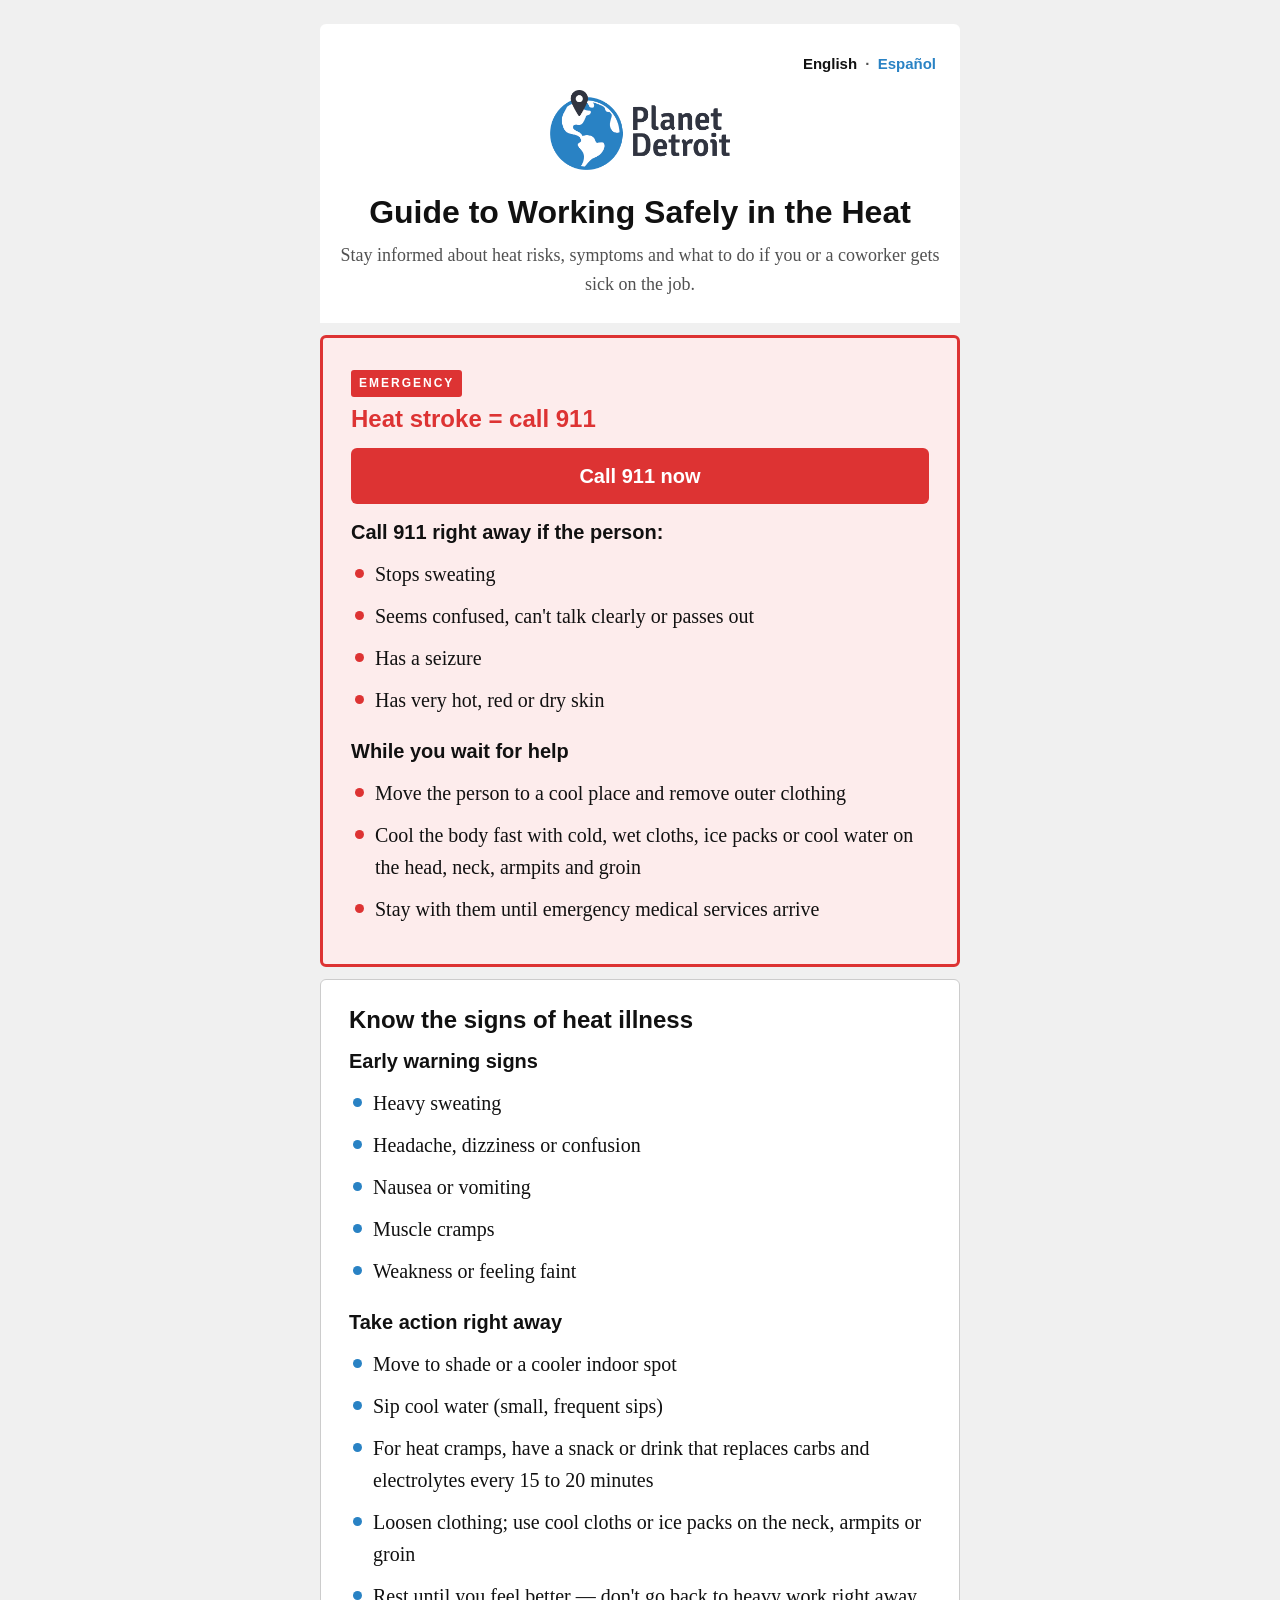
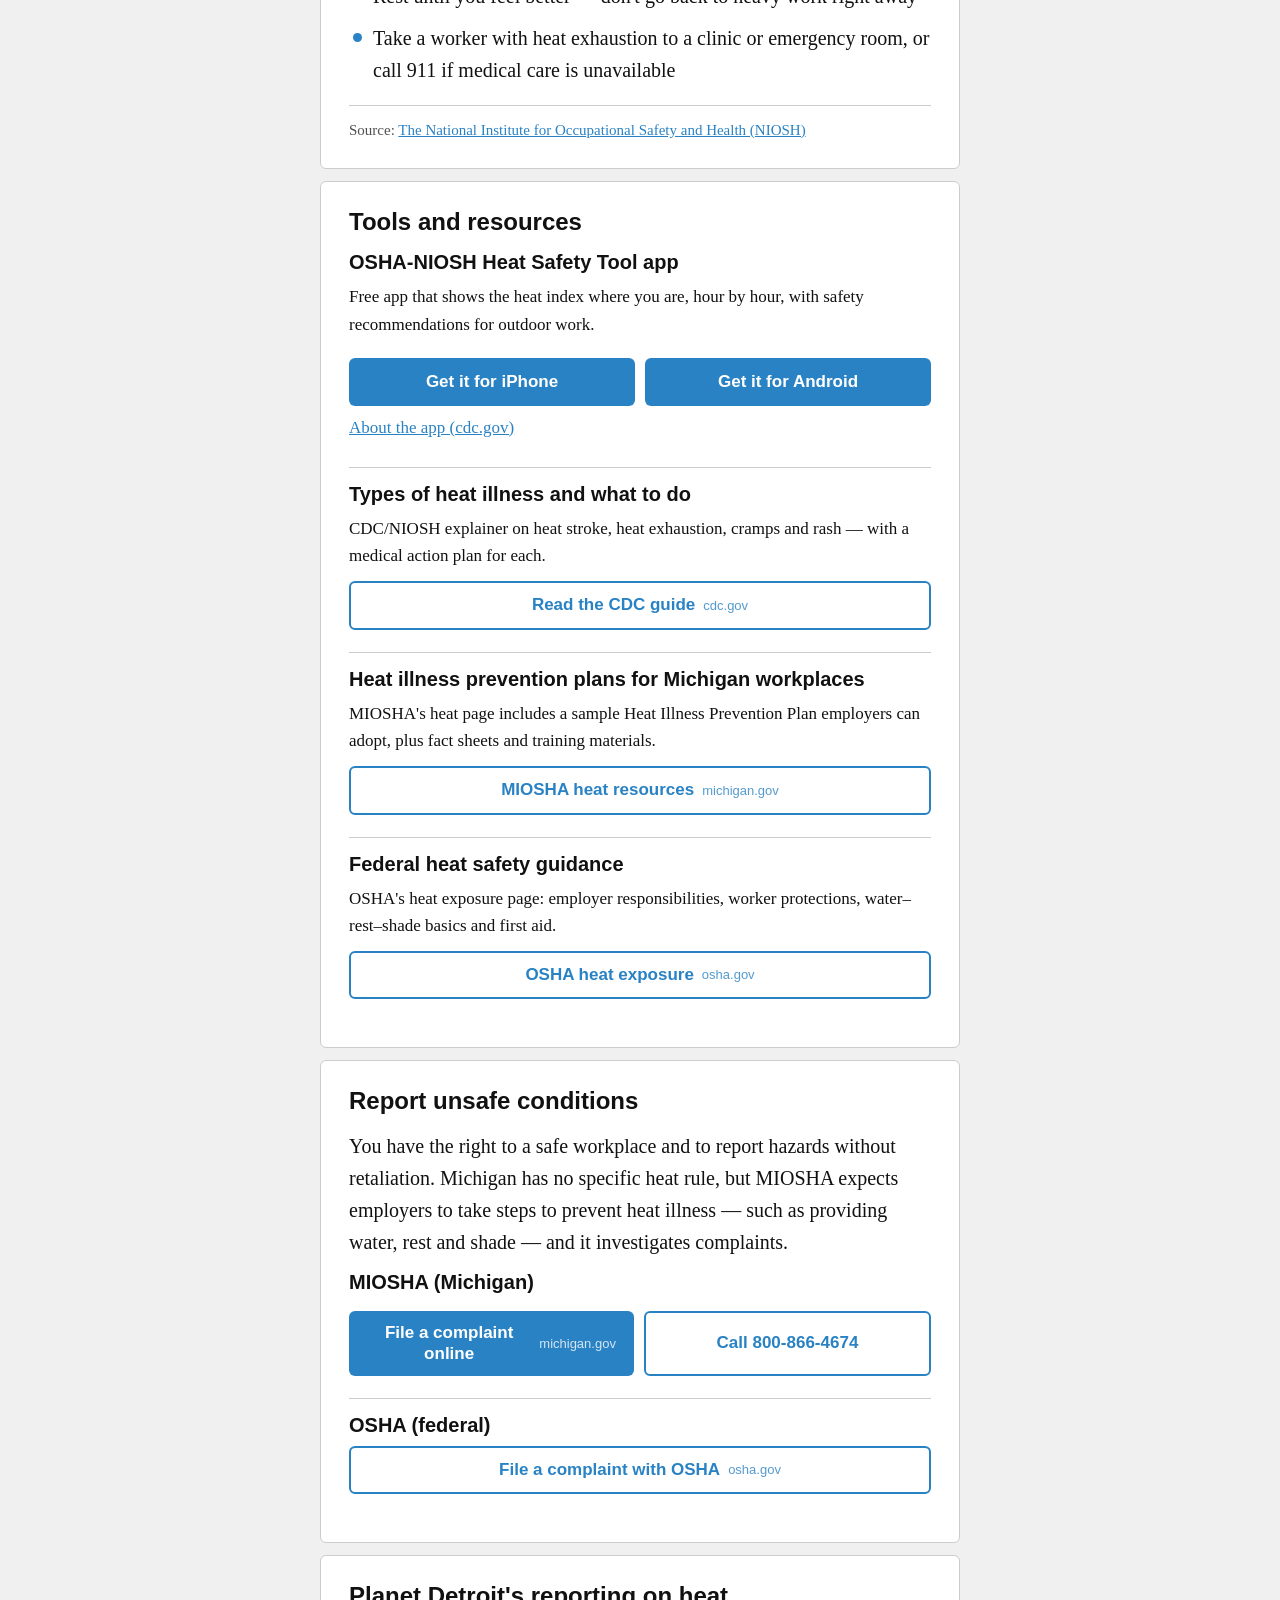
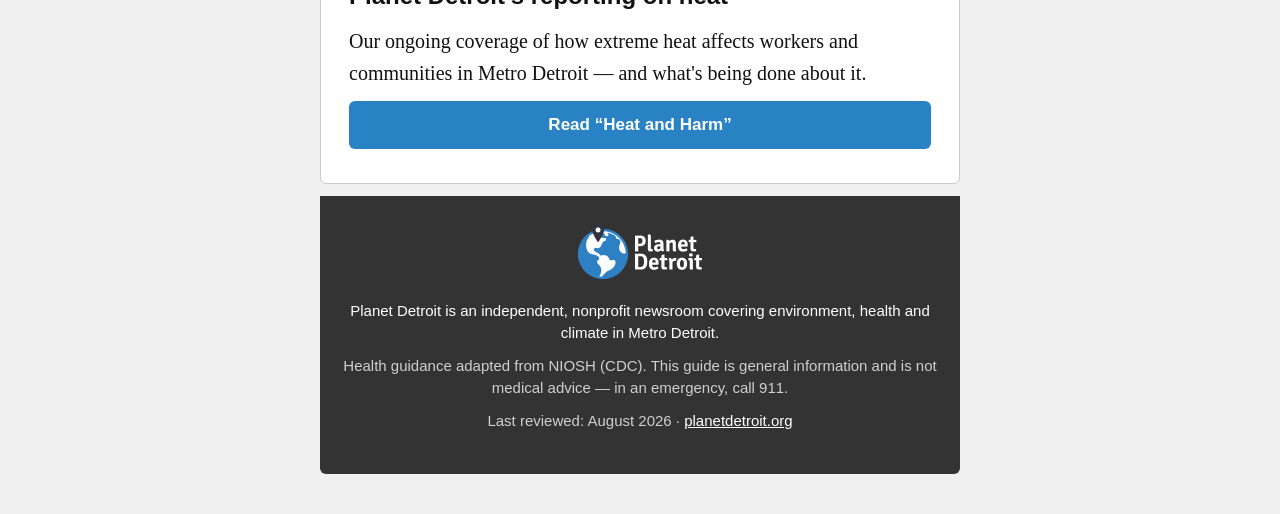
<file: index.html>
<!DOCTYPE html>
<html lang="en">
<head>
  <meta charset="utf-8">
  <meta name="viewport" content="width=device-width, initial-scale=1">
  <title>Guide to Working Safely in the Heat — Planet Detroit</title>
  <meta name="description" content="Know the signs of heat illness, what to do right away, when to call 911, and where to report unsafe conditions. A mobile guide for Metro Detroit workers from Planet Detroit.">
  <meta name="theme-color" content="#2982C4">
  <link rel="icon" href="assets/logo-dark.png">
  <link rel="stylesheet" href="styles.css">
  <!-- Live NWS heat-alert banner: hidden unless a heat advisory/warning is active. Fails silently. -->
  <script src="alerts.js" defer></script>
  <meta property="og:title" content="Guide to Working Safely in the Heat">
  <meta property="og:description" content="Signs of heat illness, what to do, when to call 911, and where to report unsafe conditions.">
  <meta property="og:image" content="https://heatguide.planetdetroit.org/assets/logo-dark.png">

  <!-- Google Analytics 4 — same property as planetdetroit.org tools (G-5QQJ9SVV07). -->
  <script async src="https://www.googletagmanager.com/gtag/js?id=G-5QQJ9SVV07"></script>
  <script>
    window.dataLayer = window.dataLayer || [];
    function gtag(){dataLayer.push(arguments);}
    gtag('js', new Date());
    gtag('config', 'G-5QQJ9SVV07');
    // Log which resource buttons and phone links people tap.
    document.addEventListener('click', function (e) {
      var a = e.target.closest('a');
      if (!a) return;
      var href = a.getAttribute('href') || '';
      if (href.indexOf('http') === 0 || href.indexOf('tel:') === 0) {
        gtag('event', 'resource_click', { link_url: href, link_text: (a.textContent || '').trim().slice(0, 80) });
      }
    });
  </script>
  <script>
    // Remember the reader's language choice on this phone (optional; page works without JS).
    try {
      document.addEventListener('click', function (e) {
        var a = e.target.closest('a[data-lang]');
        if (a) localStorage.setItem('heatguide-lang', a.getAttribute('data-lang'));
      });
      if (localStorage.getItem('heatguide-lang') === 'es' && location.pathname === '/') location.replace('/es/');
    } catch (err) {}
  </script>
</head>
<body>

<!-- Filled by alerts.js only when NWS has an active heat alert for Metro Detroit -->
<div id="heat-alert" class="heat-alert" role="status" aria-live="polite" hidden></div>

<!-- SECTION: HEADER ------------------------------------------------------ -->
<header class="site-header">
  <nav class="lang-switch" aria-label="Language"><span class="current">English</span> · <a href="/es/" lang="es" data-lang="es">Español</a></nav>
  <a href="https://planetdetroit.org/" target="_blank" rel="noopener" class="logo-link">
    <img src="assets/logo-dark.png" alt="Planet Detroit" class="logo" width="180" height="80">
  </a>
  <h1>Guide to Working Safely in the Heat</h1>
  <p class="lede">Stay informed about heat risks, symptoms and what to do if you or a coworker gets sick on the job.</p>
</header>

<main>

<!-- SECTION: EMERGENCY (must stay first — spec §4.4) -------------------- -->
<section id="emergency" class="emergency" aria-labelledby="emergency-h">
  <p class="badge">Emergency</p>
  <h2 id="emergency-h">Heat stroke = call 911</h2>
  <a class="btn btn-911" href="tel:911">Call 911 now</a>
  <h3>Call 911 right away if the person:</h3>
  <ul>
    <li>Stops sweating</li>
    <li>Seems confused, can't talk clearly or passes out</li>
    <li>Has a seizure</li>
    <li>Has very hot, red or dry skin</li>
  </ul>
  <h3>While you wait for help</h3>
  <ul>
    <li>Move the person to a cool place and remove outer clothing</li>
    <li>Cool the body fast with cold, wet cloths, ice packs or cool water on the head, neck, armpits and groin</li>
    <li>Stay with them until emergency medical services arrive</li>
  </ul>
</section>

<!-- SECTION: KNOW THE SIGNS ---------------------------------------------- -->
<section id="signs" aria-labelledby="signs-h">
  <h2 id="signs-h">Know the signs of heat illness</h2>
  <h3>Early warning signs</h3>
  <ul>
    <li>Heavy sweating</li>
    <li>Headache, dizziness or confusion</li>
    <li>Nausea or vomiting</li>
    <li>Muscle cramps</li>
    <li>Weakness or feeling faint</li>
  </ul>
  <h3>Take action right away</h3>
  <ul>
    <li>Move to shade or a cooler indoor spot</li>
    <li>Sip cool water (small, frequent sips)</li>
    <li>For heat cramps, have a snack or drink that replaces carbs and electrolytes every 15 to 20 minutes</li>
    <li>Loosen clothing; use cool cloths or ice packs on the neck, armpits or groin</li>
    <li>Rest until you feel better — don't go back to heavy work right away</li>
    <li>Take a worker with heat exhaustion to a clinic or emergency room, or call 911 if medical care is unavailable</li>
  </ul>
  <p class="source">Source: <a href="https://www.cdc.gov/niosh/heat-stress/about/illnesses.html" target="_blank" rel="noopener">The National Institute for Occupational Safety and Health (NIOSH)</a></p>
</section>

<!-- SECTION: TOOLS & RESOURCES ------------------------------------------- -->
<section id="tools" aria-labelledby="tools-h">
  <h2 id="tools-h">Tools and resources</h2>

  <div class="resource">
    <h3>OSHA-NIOSH Heat Safety Tool app</h3>
    <p>Free app that shows the heat index where you are, hour by hour, with safety recommendations for outdoor work.</p>
    <div class="btn-row">
      <a class="btn btn-primary" href="https://apps.apple.com/us/app/osha-niosh-heat-safety-tool/id1239425102" target="_blank" rel="noopener">Get it for iPhone</a>
      <a class="btn btn-primary" href="https://play.google.com/store/apps/details?id=erg.com.nioshheatindex" target="_blank" rel="noopener">Get it for Android</a>
    </div>
    <p class="fine"><a href="https://www.cdc.gov/niosh/heat-stress/communication-resources/app.html" target="_blank" rel="noopener">About the app (cdc.gov)</a></p>
  </div>

  <div class="resource">
    <h3>Types of heat illness and what to do</h3>
    <p>CDC/NIOSH explainer on heat stroke, heat exhaustion, cramps and rash — with a medical action plan for each.</p>
    <a class="btn btn-secondary" href="https://www.cdc.gov/niosh/heat-stress/about/illnesses.html" target="_blank" rel="noopener">Read the CDC guide <span class="domain">cdc.gov</span></a>
  </div>

  <div class="resource">
    <h3>Heat illness prevention plans for Michigan workplaces</h3>
    <p>MIOSHA's heat page includes a sample Heat Illness Prevention Plan employers can adopt, plus fact sheets and training materials.</p>
    <a class="btn btn-secondary" href="https://www.michigan.gov/leo/bureaus-agencies/miosha/topics/heat" target="_blank" rel="noopener">MIOSHA heat resources <span class="domain">michigan.gov</span></a>
  </div>

  <div class="resource">
    <h3>Federal heat safety guidance</h3>
    <p>OSHA's heat exposure page: employer responsibilities, worker protections, water–rest–shade basics and first aid.</p>
    <a class="btn btn-secondary" href="https://www.osha.gov/heat-exposure" target="_blank" rel="noopener">OSHA heat exposure <span class="domain">osha.gov</span></a>
  </div>
</section>

<!-- SECTION: REPORT UNSAFE CONDITIONS ------------------------------------ -->
<section id="report" aria-labelledby="report-h">
  <h2 id="report-h">Report unsafe conditions</h2>
  <p>You have the right to a safe workplace and to report hazards without retaliation. Michigan has no specific heat rule, but MIOSHA expects employers to take steps to prevent heat illness — such as providing water, rest and shade — and it investigates complaints.</p>
  <div class="resource">
    <h3>MIOSHA (Michigan)</h3>
    <div class="btn-row">
      <a class="btn btn-primary" href="https://www.michigan.gov/leo/bureaus-agencies/miosha/enforcement-and-appeals/how-to-file-a-complaint-with-miosha" target="_blank" rel="noopener">File a complaint online <span class="domain">michigan.gov</span></a>
      <a class="btn btn-secondary" href="tel:18008664674">Call 800-866-4674</a>
    </div>
  </div>
  <div class="resource">
    <h3>OSHA (federal)</h3>
    <a class="btn btn-secondary" href="https://www.osha.gov/workers/file-complaint" target="_blank" rel="noopener">File a complaint with OSHA <span class="domain">osha.gov</span></a>
  </div>
</section>

<!-- SECTION: PLANET DETROIT REPORTING ------------------------------------ -->
<section id="reporting" aria-labelledby="reporting-h">
  <h2 id="reporting-h">Planet Detroit's reporting on heat</h2>
  <p>Our ongoing coverage of how extreme heat affects workers and communities in Metro Detroit — and what's being done about it.</p>
  <a class="btn btn-primary" href="https://deepdives.planetdetroit.org/heat-and-harm/" target="_blank" rel="noopener">Read “Heat and Harm”</a>
</section>

</main>

<!-- SECTION: FOOTER (the only place dates are allowed) -------------------- -->
<footer class="site-footer">
  <a href="https://planetdetroit.org/" target="_blank" rel="noopener">
    <img src="assets/logo-white.png" alt="Planet Detroit" class="logo-footer" width="124" height="55">
  </a>
  <p>Planet Detroit is an independent, nonprofit newsroom covering environment, health and climate in Metro Detroit.</p>
  <p class="fine">Health guidance adapted from NIOSH (CDC). This guide is general information and is not medical advice — in an emergency, call 911.</p>
  <p class="fine">Last reviewed: August 2026 · <a href="https://planetdetroit.org/" target="_blank" rel="noopener">planetdetroit.org</a></p>
</footer>

</body>
</html>
</file>
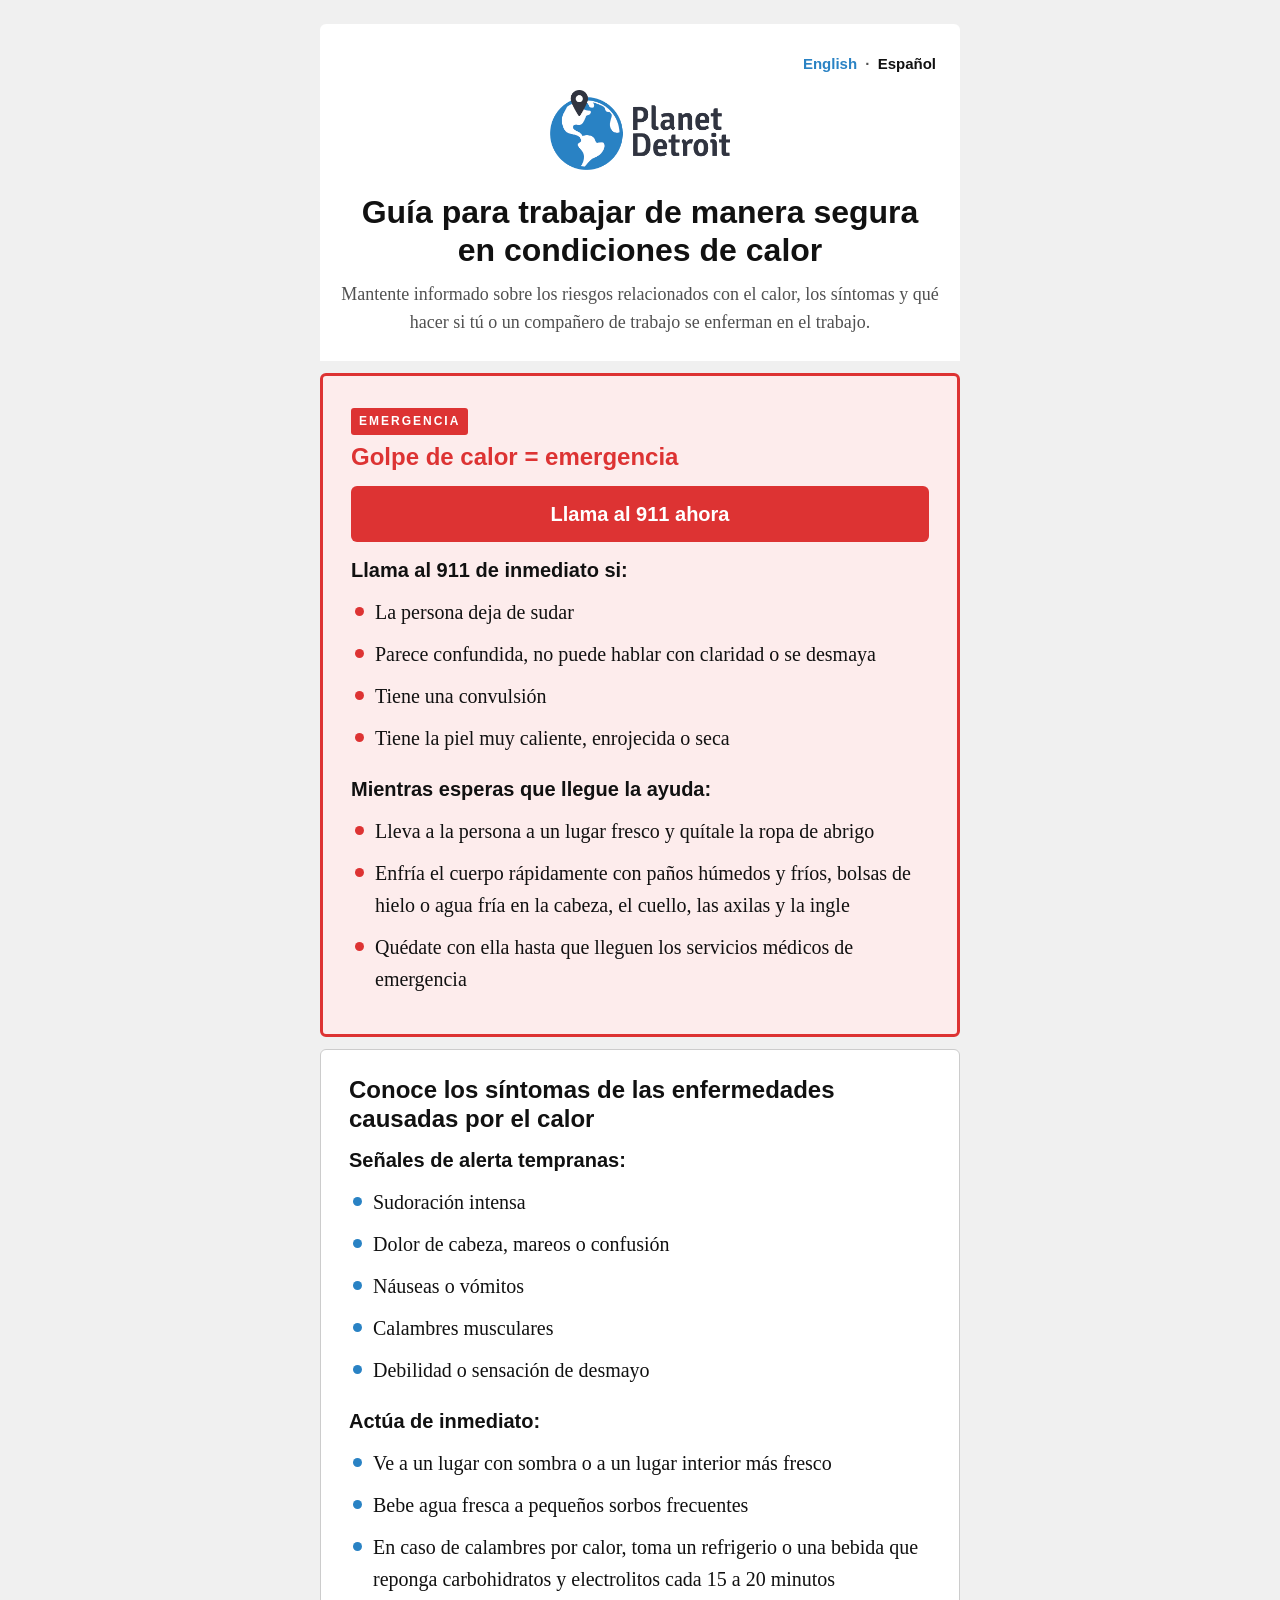
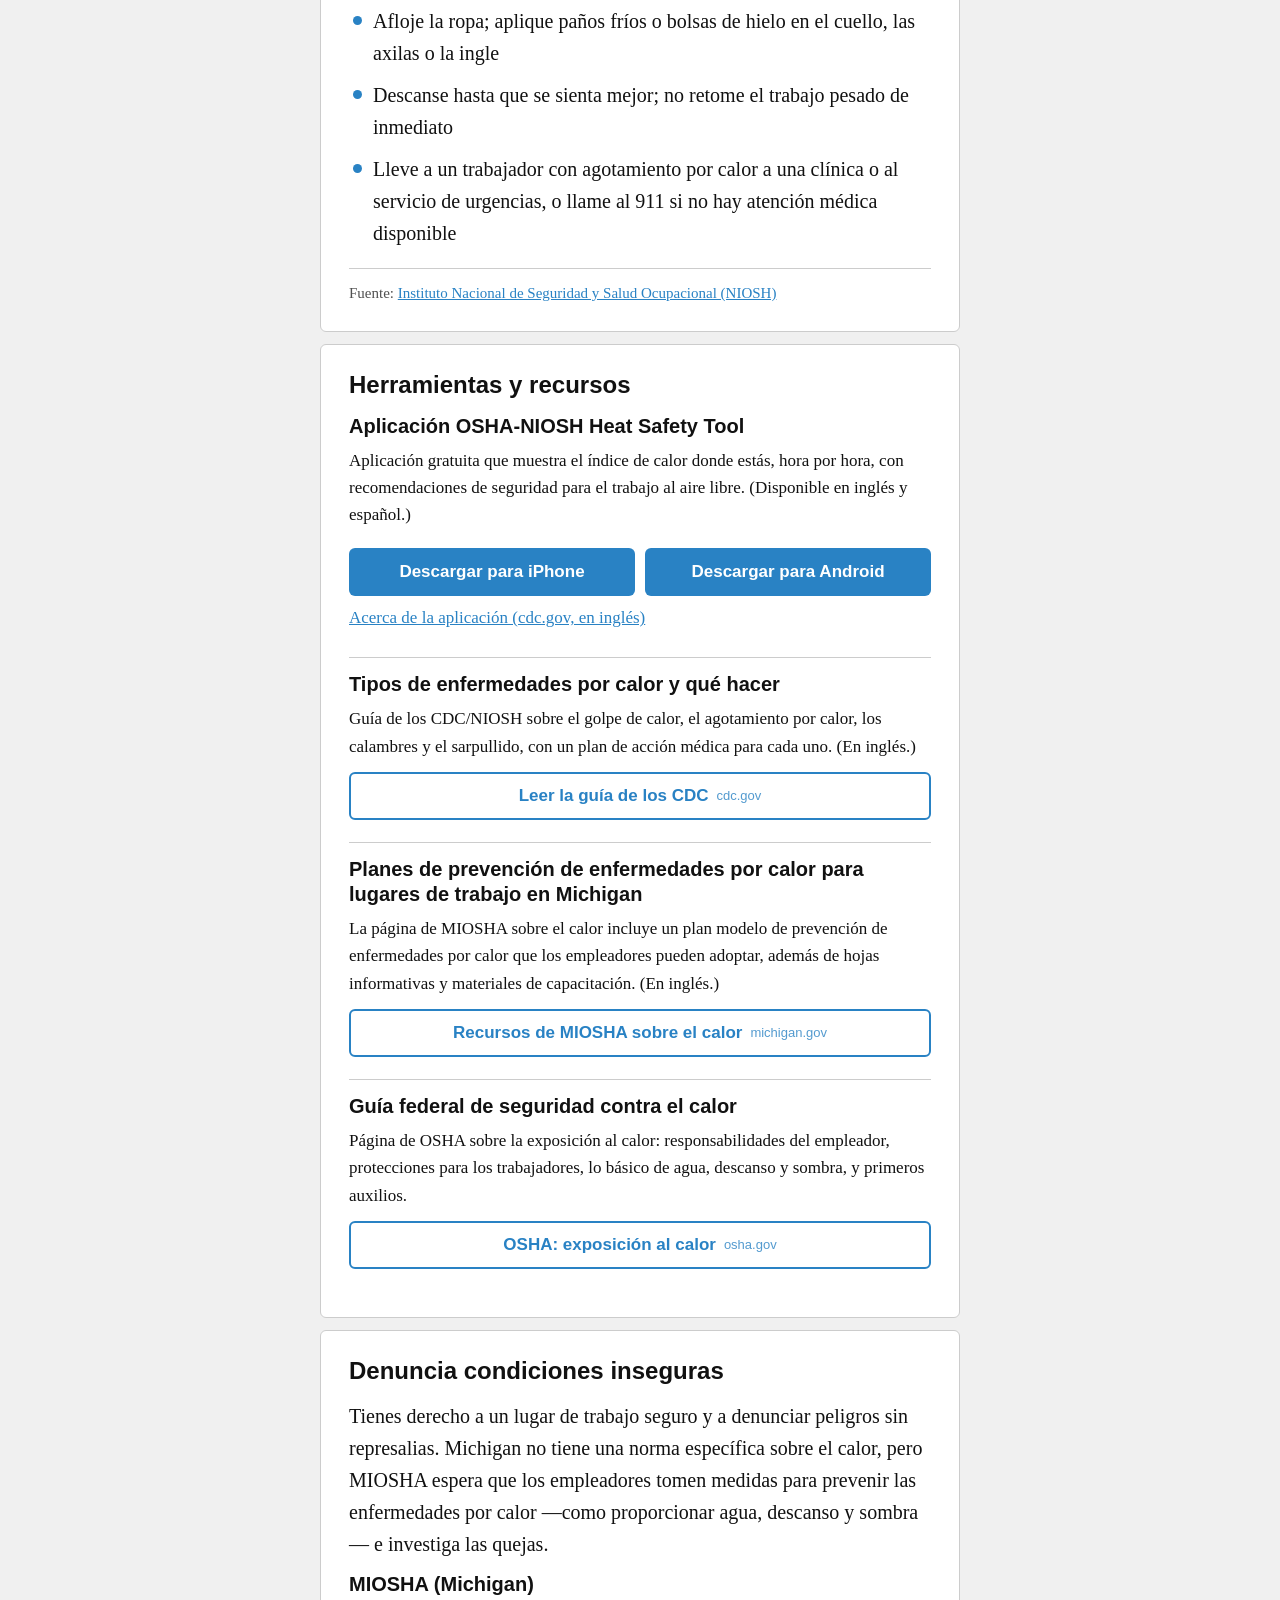
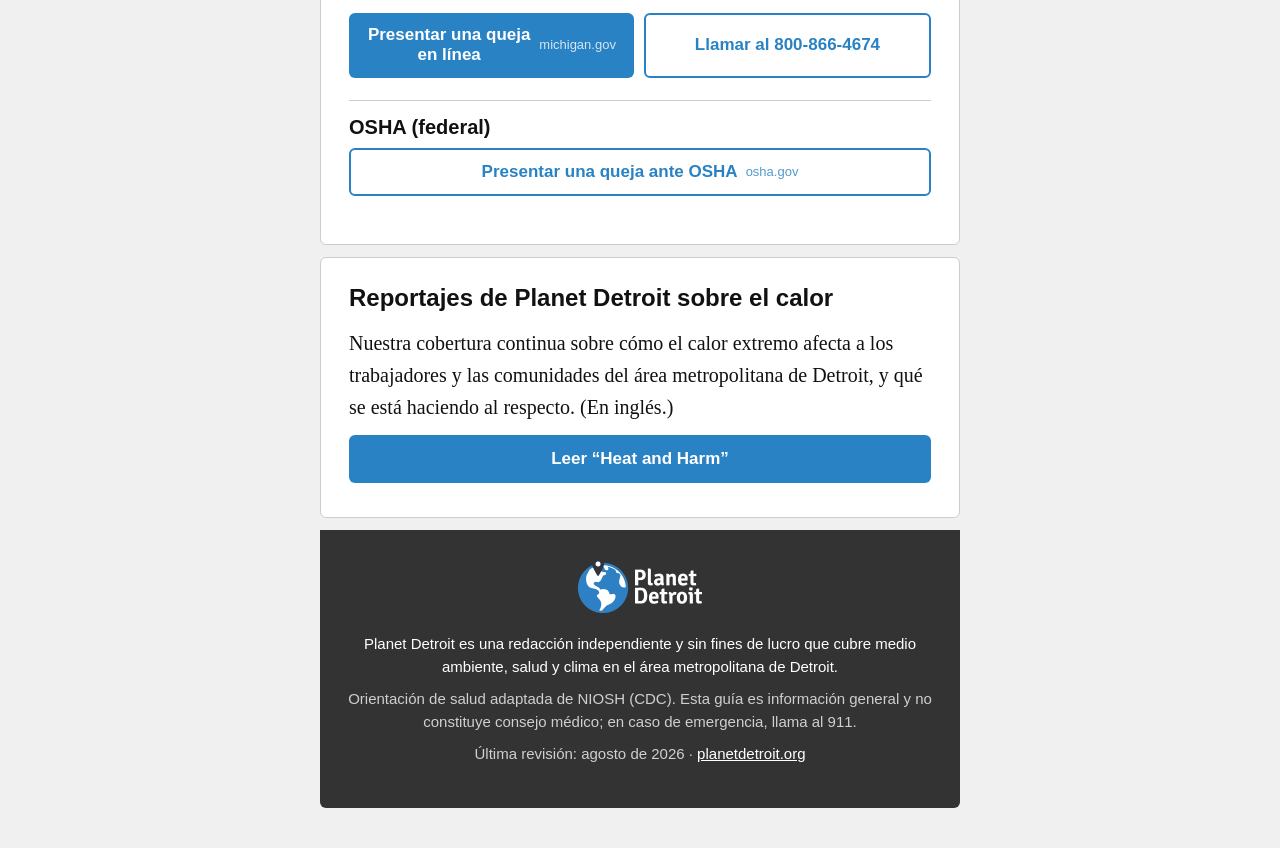
<file: es/index.html>
<!DOCTYPE html>
<html lang="es">
<head>
  <meta charset="utf-8">
  <meta name="viewport" content="width=device-width, initial-scale=1">
  <title>Guía para trabajar de manera segura en condiciones de calor — Planet Detroit</title>
  <meta name="description" content="Conoce los síntomas de las enfermedades causadas por el calor, qué hacer de inmediato, cuándo llamar al 911 y dónde denunciar condiciones inseguras. Una guía móvil de Planet Detroit para trabajadores del área metropolitana de Detroit.">
  <meta name="theme-color" content="#2982C4">
  <link rel="icon" href="../assets/logo-dark.png">
  <link rel="stylesheet" href="../styles.css">
  <!-- Live NWS heat-alert banner: hidden unless a heat advisory/warning is active. Fails silently. -->
  <script src="../alerts.js" defer></script>
  <meta property="og:title" content="Guía para trabajar de manera segura en condiciones de calor">
  <meta property="og:description" content="Síntomas de las enfermedades causadas por el calor, qué hacer, cuándo llamar al 911 y dónde denunciar condiciones inseguras.">
  <meta property="og:image" content="https://heatguide.planetdetroit.org/assets/logo-dark.png">

  <!-- Google Analytics 4 — same property as planetdetroit.org tools (G-5QQJ9SVV07). -->
  <script async src="https://www.googletagmanager.com/gtag/js?id=G-5QQJ9SVV07"></script>
  <script>
    window.dataLayer = window.dataLayer || [];
    function gtag(){dataLayer.push(arguments);}
    gtag('js', new Date());
    gtag('config', 'G-5QQJ9SVV07');
    // Log which resource buttons and phone links people tap.
    document.addEventListener('click', function (e) {
      var a = e.target.closest('a');
      if (!a) return;
      var href = a.getAttribute('href') || '';
      if (href.indexOf('http') === 0 || href.indexOf('tel:') === 0) {
        gtag('event', 'resource_click', { link_url: href, link_text: (a.textContent || '').trim().slice(0, 80) });
      }
    });
  </script>
  <script>
    // Remember the reader's language choice on this phone (optional; page works without JS).
    try {
      document.addEventListener('click', function (e) {
        var a = e.target.closest('a[data-lang]');
        if (a) localStorage.setItem('heatguide-lang', a.getAttribute('data-lang'));
      });
      
    } catch (err) {}
  </script>
</head>
<body>

<!-- Filled by alerts.js only when NWS has an active heat alert for Metro Detroit -->
<div id="heat-alert" class="heat-alert" role="status" aria-live="polite" hidden></div>

<!-- SECTION: HEADER ------------------------------------------------------ -->
<header class="site-header">
  <nav class="lang-switch" aria-label="Idioma"><a href="/" lang="en" data-lang="en">English</a> · <span class="current">Español</span></nav>
  <a href="https://planetdetroit.org/" target="_blank" rel="noopener" class="logo-link">
    <img src="../assets/logo-dark.png" alt="Planet Detroit" class="logo" width="180" height="80">
  </a>
  <h1>Guía para trabajar de manera segura en condiciones de calor</h1>
  <p class="lede">Mantente informado sobre los riesgos relacionados con el calor, los síntomas y qué hacer si tú o un compañero de trabajo se enferman en el trabajo.</p>
</header>

<main>

<!-- SECTION: EMERGENCY (must stay first — spec §4.4) -------------------- -->
<section id="emergency" class="emergency" aria-labelledby="emergency-h">
  <p class="badge">Emergencia</p>
  <h2 id="emergency-h">Golpe de calor = emergencia</h2>
  <a class="btn btn-911" href="tel:911">Llama al 911 ahora</a>
  <h3>Llama al 911 de inmediato si:</h3>
  <ul>
    <li>La persona deja de sudar</li>
    <li>Parece confundida, no puede hablar con claridad o se desmaya</li>
    <li>Tiene una convulsión</li>
    <li>Tiene la piel muy caliente, enrojecida o seca</li>
  </ul>
  <h3>Mientras esperas que llegue la ayuda:</h3>
  <ul>
    <li>Lleva a la persona a un lugar fresco y quítale la ropa de abrigo</li>
    <li>Enfría el cuerpo rápidamente con paños húmedos y fríos, bolsas de hielo o agua fría en la cabeza, el cuello, las axilas y la ingle</li>
    <li>Quédate con ella hasta que lleguen los servicios médicos de emergencia</li>
  </ul>
</section>

<!-- SECTION: KNOW THE SIGNS ---------------------------------------------- -->
<section id="signs" aria-labelledby="signs-h">
  <h2 id="signs-h">Conoce los síntomas de las enfermedades causadas por el calor</h2>
  <h3>Señales de alerta tempranas:</h3>
  <ul>
    <li>Sudoración intensa</li>
    <li>Dolor de cabeza, mareos o confusión</li>
    <li>Náuseas o vómitos</li>
    <li>Calambres musculares</li>
    <li>Debilidad o sensación de desmayo</li>
  </ul>
  <h3>Actúa de inmediato:</h3>
  <ul>
    <li>Ve a un lugar con sombra o a un lugar interior más fresco</li>
    <li>Bebe agua fresca a pequeños sorbos frecuentes</li>
    <li>En caso de calambres por calor, toma un refrigerio o una bebida que reponga carbohidratos y electrolitos cada 15 a 20 minutos</li>
    <li>Afloje la ropa; aplique paños fríos o bolsas de hielo en el cuello, las axilas o la ingle</li>
    <li>Descanse hasta que se sienta mejor; no retome el trabajo pesado de inmediato</li>
    <li>Lleve a un trabajador con agotamiento por calor a una clínica o al servicio de urgencias, o llame al 911 si no hay atención médica disponible</li>
  </ul>
  <p class="source">Fuente: <a href="https://www.cdc.gov/niosh/heat-stress/about/illnesses.html" target="_blank" rel="noopener">Instituto Nacional de Seguridad y Salud Ocupacional (NIOSH)</a></p>
</section>

<!-- NOTE: Section text below (tools, report, reporting, footer) was translated by Claude, not Isabelle — review before treating as final. -->
<!-- SECTION: TOOLS & RESOURCES ------------------------------------------- -->
<section id="tools" aria-labelledby="tools-h">
  <h2 id="tools-h">Herramientas y recursos</h2>

  <div class="resource">
    <h3>Aplicación OSHA-NIOSH Heat Safety Tool</h3>
    <p>Aplicación gratuita que muestra el índice de calor donde estás, hora por hora, con recomendaciones de seguridad para el trabajo al aire libre. (Disponible en inglés y español.)</p>
    <div class="btn-row">
      <a class="btn btn-primary" href="https://apps.apple.com/us/app/osha-niosh-heat-safety-tool/id1239425102" target="_blank" rel="noopener">Descargar para iPhone</a>
      <a class="btn btn-primary" href="https://play.google.com/store/apps/details?id=erg.com.nioshheatindex" target="_blank" rel="noopener">Descargar para Android</a>
    </div>
    <p class="fine"><a href="https://www.cdc.gov/niosh/heat-stress/communication-resources/app.html" target="_blank" rel="noopener">Acerca de la aplicación (cdc.gov, en inglés)</a></p>
  </div>

  <div class="resource">
    <h3>Tipos de enfermedades por calor y qué hacer</h3>
    <p>Guía de los CDC/NIOSH sobre el golpe de calor, el agotamiento por calor, los calambres y el sarpullido, con un plan de acción médica para cada uno. (En inglés.)</p>
    <a class="btn btn-secondary" href="https://www.cdc.gov/niosh/heat-stress/about/illnesses.html" target="_blank" rel="noopener">Leer la guía de los CDC <span class="domain">cdc.gov</span></a>
  </div>

  <div class="resource">
    <h3>Planes de prevención de enfermedades por calor para lugares de trabajo en Michigan</h3>
    <p>La página de MIOSHA sobre el calor incluye un plan modelo de prevención de enfermedades por calor que los empleadores pueden adoptar, además de hojas informativas y materiales de capacitación. (En inglés.)</p>
    <a class="btn btn-secondary" href="https://www.michigan.gov/leo/bureaus-agencies/miosha/topics/heat" target="_blank" rel="noopener">Recursos de MIOSHA sobre el calor <span class="domain">michigan.gov</span></a>
  </div>

  <div class="resource">
    <h3>Guía federal de seguridad contra el calor</h3>
    <p>Página de OSHA sobre la exposición al calor: responsabilidades del empleador, protecciones para los trabajadores, lo básico de agua, descanso y sombra, y primeros auxilios.</p>
    <a class="btn btn-secondary" href="https://www.osha.gov/heat-exposure" target="_blank" rel="noopener">OSHA: exposición al calor <span class="domain">osha.gov</span></a>
  </div>
</section>

<!-- SECTION: REPORT UNSAFE CONDITIONS ------------------------------------ -->
<section id="report" aria-labelledby="report-h">
  <h2 id="report-h">Denuncia condiciones inseguras</h2>
  <p>Tienes derecho a un lugar de trabajo seguro y a denunciar peligros sin represalias. Michigan no tiene una norma específica sobre el calor, pero MIOSHA espera que los empleadores tomen medidas para prevenir las enfermedades por calor —como proporcionar agua, descanso y sombra— e investiga las quejas.</p>
  <div class="resource">
    <h3>MIOSHA (Michigan)</h3>
    <div class="btn-row">
      <a class="btn btn-primary" href="https://www.michigan.gov/leo/bureaus-agencies/miosha/enforcement-and-appeals/how-to-file-a-complaint-with-miosha" target="_blank" rel="noopener">Presentar una queja en línea <span class="domain">michigan.gov</span></a>
      <a class="btn btn-secondary" href="tel:18008664674">Llamar al 800-866-4674</a>
    </div>
  </div>
  <div class="resource">
    <h3>OSHA (federal)</h3>
    <a class="btn btn-secondary" href="https://www.osha.gov/workers/file-complaint" target="_blank" rel="noopener">Presentar una queja ante OSHA <span class="domain">osha.gov</span></a>
  </div>
</section>

<!-- SECTION: PLANET DETROIT REPORTING ------------------------------------ -->
<section id="reporting" aria-labelledby="reporting-h">
  <h2 id="reporting-h">Reportajes de Planet Detroit sobre el calor</h2>
  <p>Nuestra cobertura continua sobre cómo el calor extremo afecta a los trabajadores y las comunidades del área metropolitana de Detroit, y qué se está haciendo al respecto. (En inglés.)</p>
  <a class="btn btn-primary" href="https://deepdives.planetdetroit.org/heat-and-harm/" target="_blank" rel="noopener">Leer “Heat and Harm”</a>
</section>

</main>

<!-- SECTION: FOOTER (the only place dates are allowed) -------------------- -->
<footer class="site-footer">
  <a href="https://planetdetroit.org/" target="_blank" rel="noopener">
    <img src="../assets/logo-white.png" alt="Planet Detroit" class="logo-footer" width="124" height="55">
  </a>
  <p>Planet Detroit es una redacción independiente y sin fines de lucro que cubre medio ambiente, salud y clima en el área metropolitana de Detroit.</p>
  <p class="fine">Orientación de salud adaptada de NIOSH (CDC). Esta guía es información general y no constituye consejo médico; en caso de emergencia, llama al 911.</p>
  <p class="fine">Última revisión: agosto de 2026 · <a href="https://planetdetroit.org/" target="_blank" rel="noopener">planetdetroit.org</a></p>
</footer>

</body>
</html>
</file>
<file: styles.css>
/*
 * Planet Detroit — Heat Guide (heatguide.planetdetroit.org)
 * Follows /projects/design-system:
 *   Accent blue #2982C4 (links, informational buttons) · Body text #111111 · Secondary #515151
 *   Dark background #333333 (footer) · Light bg #F0F0F0 · Border #CCCCCC
 *   Dark red #DD3333 — design system reserves red/orange for donate asks; the ONE
 *   exception here is the "call 911" emergency block, where red is the universal safety
 *   convention. Orange #EA5A39 is deliberately not used anywhere on this page.
 *   Headlines: system sans, 700. Body: Georgia, 18px mobile / 20px desktop, line-height 1.6.
 * Mobile-first, no JS needed to read, prints cleanly.
 */

* { margin: 0; padding: 0; box-sizing: border-box; }

:root {
  --blue: #2982C4;
  --blue-dark: #1F6BA3;
  --blue-tint: #EAF3FA;
  --red: #DD3333;
  --red-tint: #FDECEC;
  --text: #111111;
  --muted: #515151;
  --dark: #333333;
  --light: #F0F0F0;
  --border: #CCCCCC;
  --white: #FFFFFF;
  --sans: -apple-system, BlinkMacSystemFont, "Segoe UI", Roboto, "Helvetica Neue", sans-serif;
  --serif: Georgia, Garamond, "Times New Roman", serif;
}

html { -webkit-text-size-adjust: 100%; scroll-behavior: smooth; }

body {
  font-family: var(--serif);
  font-size: 18px;
  line-height: 1.6;
  color: var(--text);
  background: var(--light);
}

/* One centered column, phone-first */
.site-header, main, .site-footer { width: 100%; max-width: 640px; margin: 0 auto; }
main { padding: 0 12px 24px; }

/* ---------- Header ---------- */
.site-header { background: var(--white); padding: 20px 20px 24px; text-align: center; }
.logo { width: 180px; height: auto; display: inline-block; margin-bottom: 14px; }
h1 {
  font-family: var(--sans);
  font-size: 30px;
  font-weight: 700;
  line-height: 1.2;
  color: var(--text);
  margin-bottom: 10px;
}
.lede { color: var(--muted); font-size: 18px; max-width: 34em; margin: 0 auto; }

/* ---------- Sections ---------- */
section {
  background: var(--white);
  border-radius: 6px;
  padding: 22px 20px;
  margin: 12px 0;
  border: 1px solid var(--border);
}
h2 {
  font-family: var(--sans);
  font-size: 23px;
  font-weight: 700;
  line-height: 1.2;
  margin-bottom: 14px;
  color: var(--text);
}
h3 {
  font-family: var(--sans);
  font-size: 18px;
  font-weight: 600;
  line-height: 1.25;
  margin: 18px 0 8px;
}
h3:first-of-type { margin-top: 0; }
p { margin-bottom: 12px; }
ul { list-style: none; margin-bottom: 8px; }
li { position: relative; padding: 5px 0 5px 24px; }
li::before {
  content: "";
  position: absolute; left: 4px; top: 16px;
  width: 9px; height: 9px; border-radius: 50%;
  background: var(--blue);
}
a { color: var(--blue); }
.source, .fine { font-size: 15px; color: var(--muted); }
.source { border-top: 1px solid var(--border); padding-top: 12px; margin: 14px 0 0; }

/* ---------- Emergency block (must be first, must stand out in sunlight) ---------- */
.emergency { border: 3px solid var(--red); background: var(--red-tint); }
.emergency h2 { color: var(--red); }
.emergency li::before { background: var(--red); }
.badge {
  display: inline-block;
  font-family: var(--sans);
  font-size: 12px; font-weight: 700; letter-spacing: 2px; text-transform: uppercase;
  background: var(--red); color: var(--white);
  padding: 4px 8px; border-radius: 3px;
  margin-bottom: 8px;
}

/* ---------- Buttons: ≥48px tall, full-width on phones ---------- */
.btn {
  display: flex; align-items: center; justify-content: center; gap: 8px;
  min-height: 48px;
  width: 100%;
  padding: 12px 18px;
  font-family: var(--sans);
  font-size: 17px; font-weight: 700; line-height: 1.2;
  text-decoration: none; text-align: center;
  border-radius: 6px;
  margin: 8px 0;
  transition: background 0.15s;
}
.btn-primary { background: var(--blue); color: var(--white); }
.btn-primary:hover, .btn-primary:focus { background: var(--blue-dark); }
.btn-secondary { background: var(--white); color: var(--blue); border: 2px solid var(--blue); }
.btn-secondary:hover, .btn-secondary:focus { background: var(--blue-tint); }
.btn-911 { background: var(--red); color: var(--white); font-size: 20px; min-height: 56px; margin: 4px 0 16px; }
.btn-911:hover, .btn-911:focus { background: #B82828; }
.domain { font-weight: 400; font-size: 13px; opacity: 0.8; }
.btn-row { display: flex; flex-direction: column; }
@media (min-width: 480px) { .btn-row { flex-direction: row; gap: 10px; } }

.resource { padding: 14px 0; border-top: 1px solid var(--border); }
.resource:first-of-type { border-top: 0; padding-top: 0; }
.resource h3 { margin-top: 0; }
.resource p { font-size: 17px; }

/* ---------- Footer (dark, white logo per logo-usage) ---------- */
.site-footer {
  background: var(--dark); color: var(--white);
  padding: 28px 20px 32px; text-align: center;
  font-family: var(--sans); font-size: 15px; line-height: 1.5;
}
.site-footer p { margin-bottom: 10px; }
.site-footer .fine { color: #CFCFCF; }
.site-footer a { color: var(--white); }
.logo-footer { width: 124px; height: auto; margin-bottom: 14px; }

/* ---------- Desktop ---------- */
@media (min-width: 700px) {
  body { font-size: 20px; }
  .site-header { margin-top: 24px; border-radius: 6px 6px 0 0; }
  main { padding: 0; }
  section { margin: 12px 0; padding: 26px 28px; }
  h1 { font-size: 32px; }
  h2 { font-size: 24px; }
  h3 { font-size: 20px; }
  .site-footer { border-radius: 0 0 6px 6px; margin-bottom: 40px; }
}

/* ---------- Print (employers may pin it up) ---------- */
@media print {
  body { background: #fff; font-size: 12pt; color: #000; }
  section, .site-header { border: 0; padding: 8pt 0; margin: 0; page-break-inside: avoid; }
  .emergency { border: 2pt solid #000; padding: 8pt; }
  .btn { display: none; }
  .btn-911 { display: none; }
  a { color: #000; text-decoration: none; }
  a[href^="http"]::after { content: " (" attr(href) ")"; font-size: 9pt; color: #444; word-break: break-all; }
  .site-footer { background: none; color: #000; }
  .site-footer a { color: #000; }
  .logo-footer { display: none; }
}

/* ---------- Language switch ---------- */
.lang-switch {
  font-family: var(--sans); font-size: 15px; font-weight: 600;
  text-align: right; margin-bottom: 6px; color: var(--muted);
}
.lang-switch a { color: var(--blue); text-decoration: none; padding: 8px 4px; display: inline-block; } /* ≥44px tap area */
.lang-switch .current { color: var(--text); padding: 8px 4px; display: inline-block; }
@media print { .lang-switch { display: none; } }

/* ---------- Live NWS heat-alert banner (hidden unless an alert is active) ---------- */
.heat-alert {
  font-family: var(--sans); font-size: 16px; line-height: 1.4;
  padding: 12px 16px; text-align: center;
  border-bottom: 3px solid transparent;
}
.heat-alert[hidden] { display: none; }
.heat-alert-warning  { background: var(--red);   color: var(--white); border-color: #A82020; }
.heat-alert-advisory { background: #F5B400;      color: #111;         border-color: #C79100; }
.heat-alert-watch    { background: #F5B400;      color: #111;         border-color: #C79100; }
.heat-alert a { color: inherit; font-weight: 700; }
@media print { .heat-alert { display: none; } }
</file>
